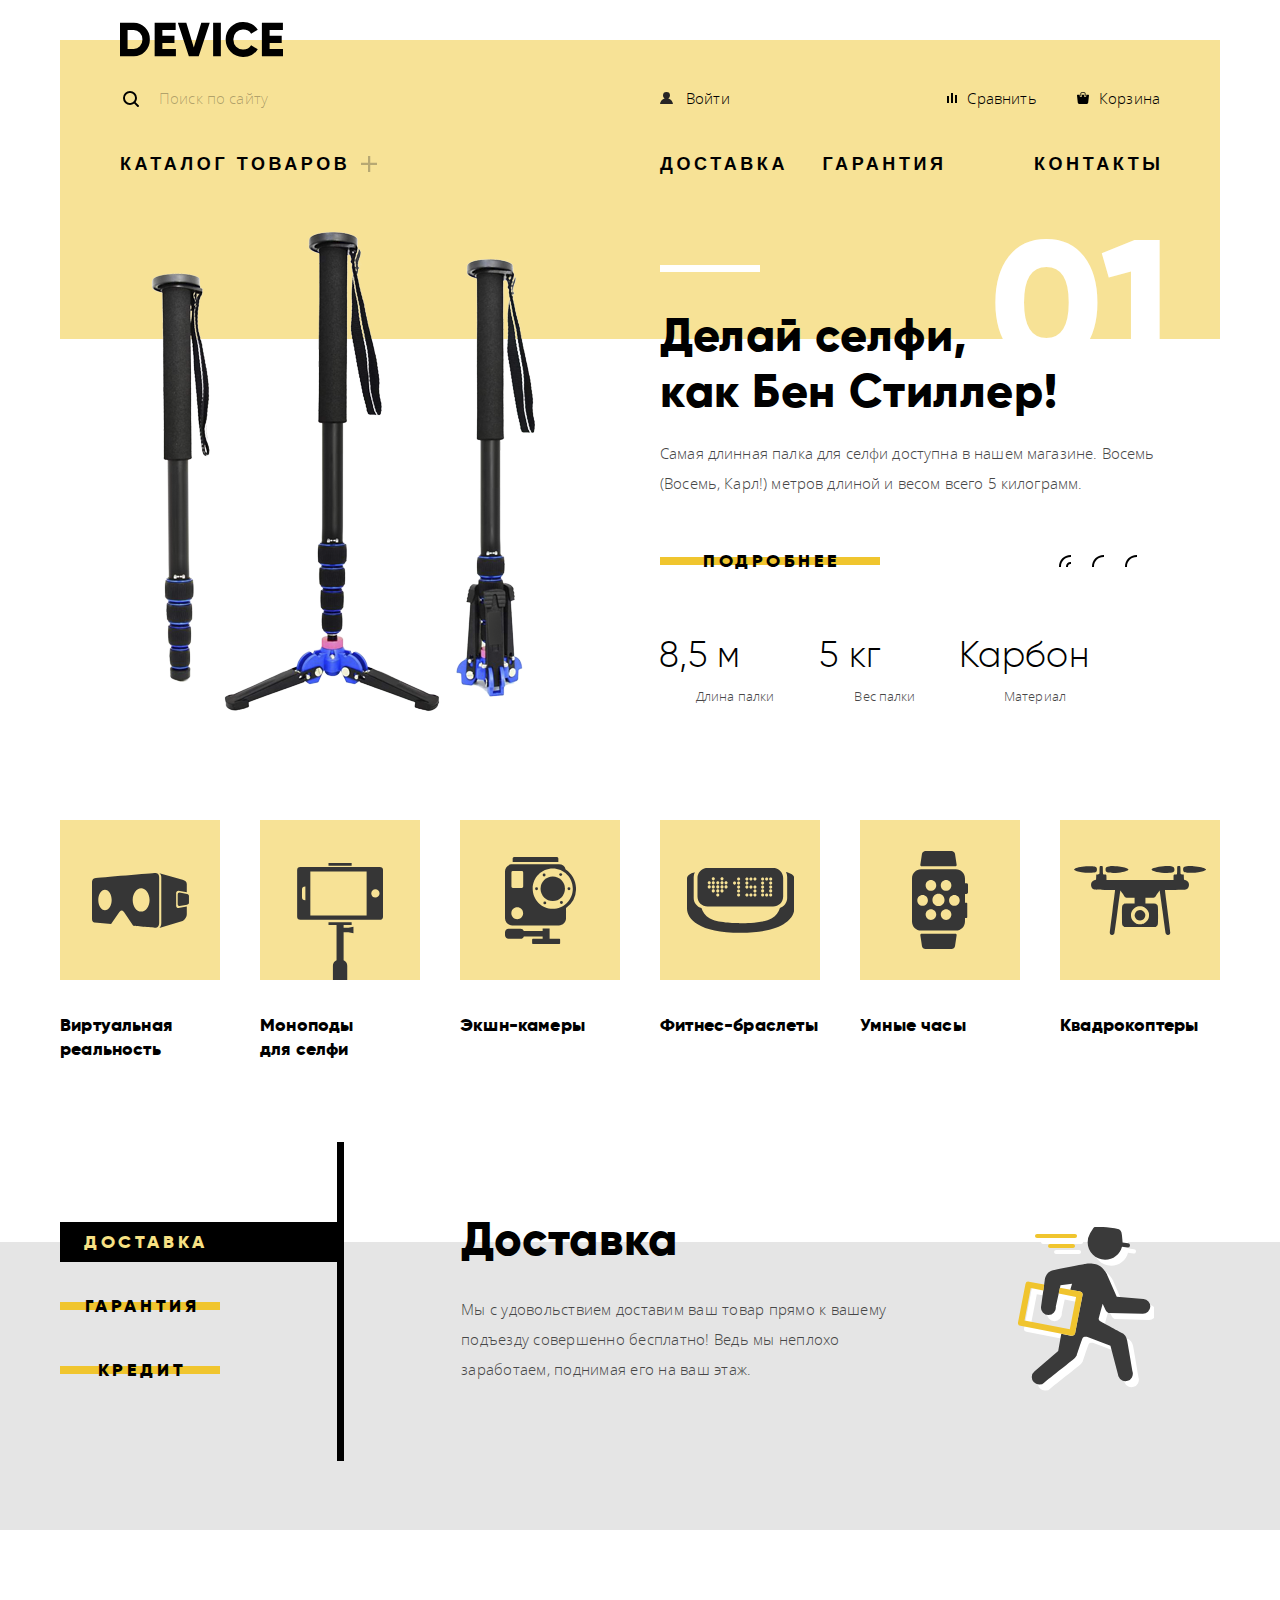
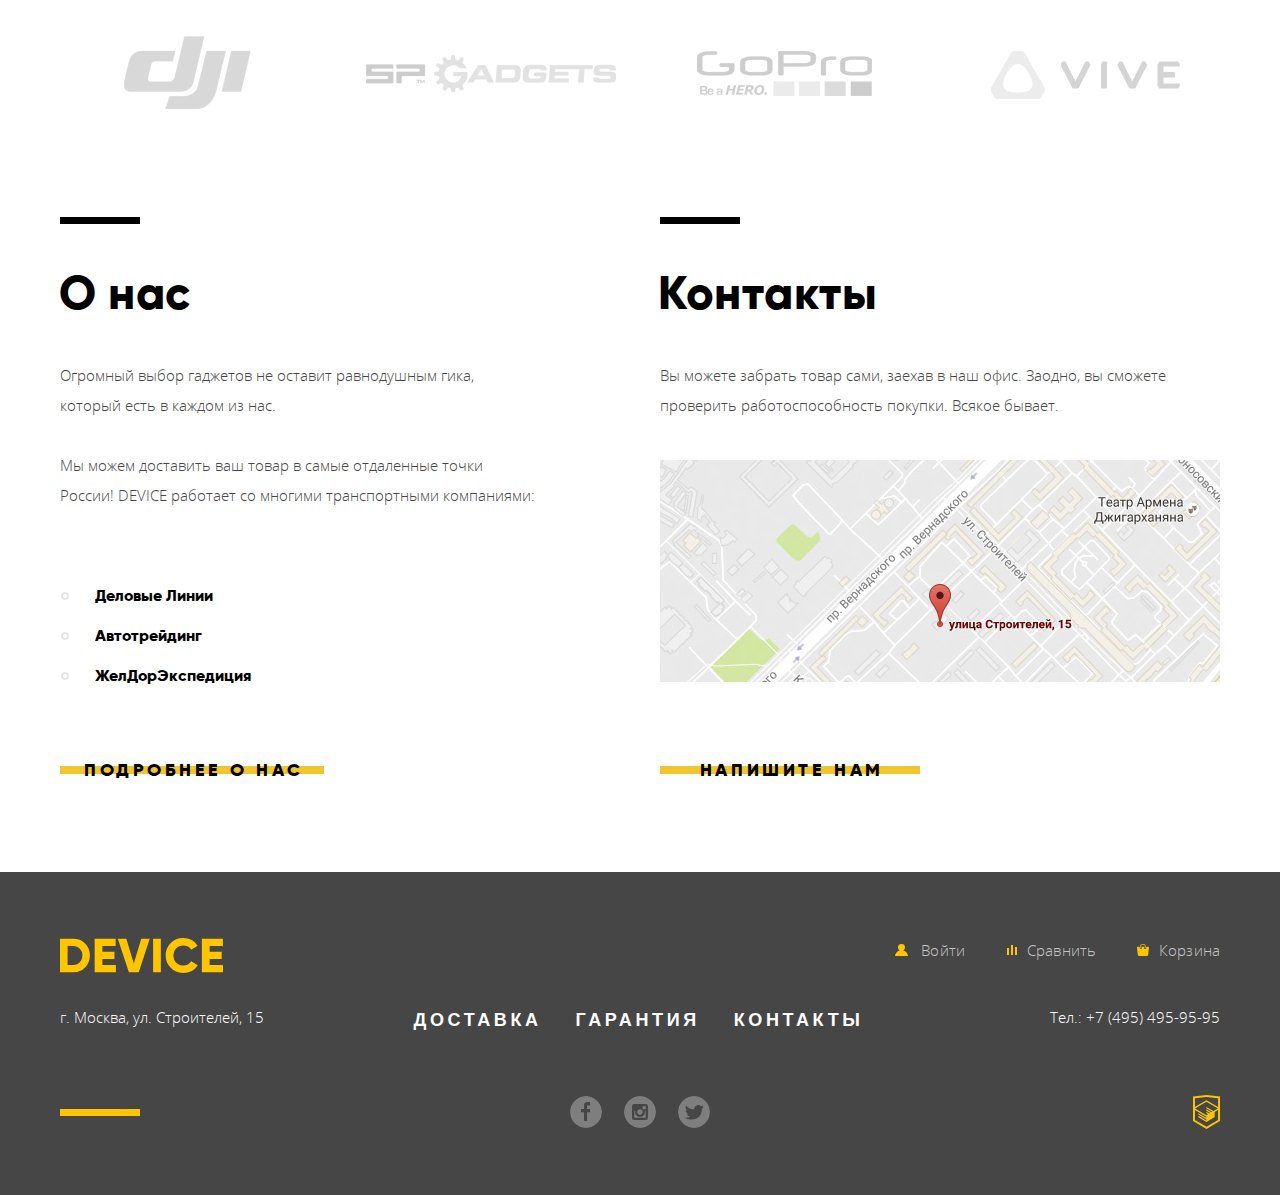
<file: index.html>
<!DOCTYPE html>
<html lang="ru">

<head>
  <meta charset="utf-8">
  <title>HTML Academy: Девайс</title>
  <meta name="Description" content="Учебный проект htmlacademy">
  <meta name="viewport" content="width=device-width, initial-scale=1">
  <link href="css/normalize.css" rel="stylesheet">
  <link href="css/minstyle.css" rel="stylesheet">
</head>

<body>
  <header class="header" id="header">
    <div class="container">
      <a aria-label="Лого Девайс" class="header__link_logo" href="#header">
        <img class="header__svg_logo" src="img/logo-header.svg" alt="Лого Девайс" height="35" width="163">
      </a>
      <div class="header__top">
        <form action="https://echo.htmlacademy.ru" class="form-search" method="get">
          <input class="form-search__field" id="search-field" name="search" placeholder="Поиск по сайту" required
            type="search">
          <label aria-label="Поиск по сайту" class="form-search__label" for="search-field"></label>
          <button class="form-search__btn" type="submit">Найти</button>
        </form>
        <div class="user-nav">
          <div class="user-nav__container user-nav__container_active">
            <a class="user-nav__btn user-nav__btn_enter" href="#">Войти</a>
          </div>
          <div class="user-nav__container">
            <a class="user-nav__user_link" href="#">Валентин Петухов</a>
            <a class="user-nav__btn user-nav__btn_exit" href="#">Выйти</a>
          </div>
        </div>
        <div class="header__widgets">
          <a class="comparison__link" href="#">Сравнить</a>
          <a class="cart__link" href="#">Корзина</a>
        </div>
      </div>
      <nav class="main-menu">
        <ul class="list main-menu__list1">
          <li class="main-menu__item1">
            <a class="main-menu__link1" href="catalog.html">Каталог товаров</a>
            <ul class="list main-menu__list2">
              <li class="main-menu__item2"><span class="visually-hidden">Список 1</span>
                <ul class="list main-menu__list3">
                  <li class="main-menu__item3">
                    <a class="main-menu__link3" href="catalog.html">Виртуальная реальность</a>
                  </li>
                  <li class="main-menu__item3">
                    <a class="main-menu__link3" href="catalog.html">Моноподы для селфи</a>
                  </li>
                  <li class="main-menu__item3">
                    <a class="main-menu__link3" href="catalog.html">Экшн-камеры</a>
                  </li>
                </ul>
              </li>
              <li class="main-menu__item2"><span class="visually-hidden">Список 2</span>
                <ul class="list main-menu__list3">
                  <li class="main-menu__item3">
                    <a class="main-menu__link3" href="catalog.html">Фитнес-браслеты</a>
                  </li>
                  <li class="main-menu__item3">
                    <a class="main-menu__link3" href="catalog.html">Умные часы</a>
                  </li>
                </ul>
              </li>
              <li class="main-menu__item2"><span class="visually-hidden">Список 3</span>
                <ul class="list main-menu__list3">
                  <li class="main-menu__item3">
                    <a class="main-menu__link3" href="catalog.html">Квадрокоптеры</a>
                  </li>
                </ul>
              </li>
            </ul>
          </li>
          <li class="main-menu__item1"><a class="main-menu__link1" href="#">Доставка</a></li>
          <li class="main-menu__item1"><a class="main-menu__link1" href="#">Гарантия</a></li>
          <li class="main-menu__item1"><a class="main-menu__link1" href="#">Контакты</a></li>
        </ul>
      </nav>
    </div>
  </header>
  <main class="main-index">
    <h1 class="visually-hidden">Главная страница</h1>
    <section class="promo-slider">
      <h2 class="visually-hidden">Слайдер товаров</h2>
      <div class="container">
        <input checked class="promo-slider__dot-btn visually-hidden promo-slider__dot-btn_active" id="slide1"
          name="slide-btn" type="radio">
        <input class="promo-slider__dot-btn visually-hidden" id="slide2" name="slide-btn" type="radio">
        <input class="promo-slider__dot-btn visually-hidden" id="slide3" name="slide-btn" type="radio">
        <ul class="list promo-slider__carousel">
          <li class="promo-slider__item visible">
            <div class="promo-slider__wrap_img">
              <img alt="Палка для селфи" class="promo-slider__img" height="486" src="img/slider-1.png" width="384">
            </div>
            <div class="promo-slider__wrap_description">
              <span class="promo-slider__count">01</span>
              <h3 class="promo-slider__title">Делай селфи,<br> как Бен Стиллер!</h3>
              <p class="promo-slider__feature">
                Самая длинная палка для селфи доступна в нашем магазине.
                Восемь (Восемь, Карл!) метров длиной и весом всего 5 килограмм.
              </p>
              <a class="btn promo-slider__link" href="#">Подробнее</a>
              <table class="specification-table">
                <tr class="specification-table__tr">
                  <td class="specification-table__td">8,5 м</td>
                  <td class="specification-table__td">5 кг</td>
                  <td class="specification-table__td">Карбон</td>
                </tr>
                <tr class="specification-table__tr">
                  <th class="specification-table__th">Длина палки</th>
                  <th class="specification-table__th">Вес палки</th>
                  <th class="specification-table__th">Материал</th>
                </tr>
              </table>
            </div>
          </li>
          <li class="promo-slider__item">
            <div class="promo-slider__wrap_img">
              <img alt="Фитнес-браслет" class="promo-slider__img" height="485" src="img/slider-2.png" width="345">
            </div>
            <div class="promo-slider__wrap_description">
              <span class="promo-slider__count">02</span>
              <h3 class="promo-slider__title">Худеем<br> правильно!</h3>
              <p class="promo-slider__feature">
                Мотивирующие фитнес-браслеты помогут найти в себе силы
                не пропускать занятия и соблюдать диету.
              </p>
              <a class="btn promo-slider__link" href="#">Подробнее</a>
              <table class="specification-table">
                <tr class="specification-table__tr">
                  <td class="specification-table__td">48 часов</td>
                </tr>
                <tr class="specification-table__tr">
                  <th class="specification-table__th">Без подзарядки</th>
                </tr>
              </table>
            </div>
          </li>
          <li class="promo-slider__item">
            <div class="promo-slider__wrap_img">
              <img alt="Квадрокоптер" class="promo-slider__img" height="334" src="img/slider-3.png" width="526">
            </div>
            <div class="promo-slider__wrap_description">
              <span class="promo-slider__count">03</span>
              <h3 class="promo-slider__title">Порхает как бабочка, жалит как пчела!</h3>
              <p class="promo-slider__feature">
                Этот обычный, на первый взгляд, квадрокоптер оснащен
                мощным лазером, замаскированным под стандартную камеру.
              </p>
              <a class="btn promo-slider__link" href="#">Подробнее</a>
              <table class="specification-table">
                <tr class="specification-table__tr">
                  <td class="specification-table__td">800 м</td>
                  <td class="specification-table__td">50 м</td>
                </tr>
                <tr class="specification-table__tr">
                  <th class="specification-table__th">Дальность полета</th>
                  <th class="specification-table__th">Радиус поражения</th>
                </tr>
              </table>
            </div>
          </li>
        </ul>
        <div class="promo-slider__control">
          <label aria-label="Слайдер 01" class="promo-slider__label" for="slide1">Слайд 01</label>
          <label aria-label="Слайдер 02" class="promo-slider__label" for="slide2">Слайд 02</label>
          <label aria-label="Слайдер 03" class="promo-slider__label" for="slide3">Слайд 03</label>
        </div>
      </div>
    </section>
    <section class="popular">
      <h2 class="visually-hidden">Популярные разделы</h2>
      <div class="container">
        <ul class="list popular__list">
          <li class="popular__item">
            <a class="popular__link" href="#">
              <div class="popular__frame">
                <div class="popular__img"></div>
              </div>
              <span class="popular__title">Виртуальная реальность</span>
            </a>
          </li>
          <li class="popular__item">
            <a class="popular__link" href="#">
              <div class="popular__frame">
                <div class="popular__img"></div>
              </div>
              <span class="popular__title">Моноподы <span class="nowrap">для селфи</span></span>
            </a>
          </li>
          <li class="popular__item">
            <a class="popular__link" href="#">
              <div class="popular__frame">
                <div class="popular__img"></div>
              </div>
              <span class="popular__title">Экшн-камеры</span>
            </a>
          </li>
          <li class="popular__item">
            <a class="popular__link" href="#">
              <div class="popular__frame">
                <div class="popular__img"></div>
              </div>
              <span class="popular__title">Фитнес-браслеты</span>
            </a>
          </li>
          <li class="popular__item">
            <a class="popular__link" href="#">
              <div class="popular__frame">
                <div class="popular__img"></div>
              </div>
              <span class="popular__title">Умные часы</span>
            </a>
          </li>
          <li class="popular__item">
            <a class="popular__link" href="#">
              <div class="popular__frame">
                <div class="popular__img"></div>
              </div>
              <span class="popular__title">Квадрокоптеры</span>
            </a>
          </li>
        </ul>
      </div>
    </section>
    <section class="service">
      <div class="container">
        <h2 class="visually-hidden">Сервисы</h2>
        <input checked class="service__btn visually-hidden" id="service-btn-1" name="service__btn" type="radio">
        <input class="service__btn visually-hidden" id="service-btn-2" name="service__btn" type="radio">
        <input class="service__btn visually-hidden" id="service-btn-3" name="service__btn" type="radio">
        <div class="service__control">
          <div class="service__wrap">
            <label class="btn service__label" for="service-btn-1">Доставка</label>
            <label class="btn service__label" for="service-btn-2">Гарантия</label>
            <label class="btn service__label" for="service-btn-3">Кредит</label>
          </div>
        </div>
        <ul class="list service__list">
          <li class="service__item">
            <h3 class="service__title">Доставка</h3>
            <p class="service__content">
              Мы с удовольствием доставим ваш товар прямо
              к вашему подъезду совершенно бесплатно!
              Ведь мы неплохо заработаем, поднимая его на ваш этаж.
            </p>
          </li>
          <li class="service__item">
            <h3 class="service__title">Гарантия</h3>
            <p class="service__content">
              Если из-за возгорания купленного у нас товара у вас
              сгорит дом — не переживайте, мы выдадим вам новый.<br>
              Товар, не дом, конечно же.
            </p>
          </li>
          <li class="service__item">
            <h3 class="service__title">Кредит</h3>
            <p class="service__content">
              Залезть в долговую яму стало проще! Кредитные
              консультанты подберут для вас наиболее выгодные
              условия кредита. Выгодные для нашего банка, разумеется.
            </p>
          </li>
        </ul>
      </div>
    </section>
    <section class="brands">
      <div class="container">
        <h2 class="visually-hidden">Популярные производители:</h2>
        <ul class="list brands__list">
          <li class="brands__item">
            <a class="brands__link" href="https://www.dji.com" target="_blank">
              <img alt="DJI" class="brands__img" height="100" src="img/logo-1-hover.png" width="260">
            </a>
          </li>
          <li class="brands__item">
            <a class="brands__link" href="http://www.sp-gadgets.com" target="_blank">
              <img alt="SP-GADGETS" class="brands__img" height="100" src="img/logo-2-hover.png" width="260">
            </a>
          </li>
          <li class="brands__item">
            <a class="brands__link" href="https://gopro.com" target="_blank">
              <img alt="GoPro" class="brands__img" height="100" src="img/logo-3-hover.png" width="260">
            </a>
          </li>
          <li class="brands__item">
            <a class="brands__link" href="https://www.vive.com/ru" target="_blank">
              <img alt="VIVE" class="brands__img" height="100" src="img/logo-4-hover.png" width="260">
            </a>
          </li>
        </ul>
      </div>
    </section>
    <div class="double-section">
      <div class="container">
        <section class="about-us">
          <h2 class="about-us__title">О нас</h2>
          <p class="about-us__p">
            Огромный выбор гаджетов не оставит равнодушным гика, который есть в каждом из нас.
          </p>
          <p class="about-us__p">
            Мы можем доставить ваш товар в самые отдаленные точки России!
            DEVICE работает со многими транспортными компаниями:
          </p>
          <ul class="list about-us__list">
            <li class="about-us__item">Деловые Линии</li>
            <li class="about-us__item">Автотрейдинг</li>
            <li class="about-us__item">ЖелДорЭкспедиция</li>
          </ul>
          <a class="btn about-us__link" href="#">Подробнее о нас</a>
        </section>
        <section class="contacts">
          <h2 class="contacts__title">Контакты</h2>
          <p class="contacts__p">
            Вы можете забрать товар сами, заехав в наш офис.
            Заодно, вы сможете проверить работоспособность покупки. Всякое бывает.
          </p>
          <img alt="Карта. Улица Строителей, дом 15" class="contacts__map" height="222" src="img/map.jpg" width="560">
          <a class="btn contacts__btn" href="#">Напишите нам</a>
        </section>
      </div>
    </div>
  </main>
  <footer class="footer">
    <div class="container">
      <div class="footer__top">
        <a aria-label="Лого Девайс" class="footer__link_logo" href="#header">
          <img class="footer__svg_logo" src="img/logo-footer.svg" alt="Лого Девайс" height="35" width="163">
        </a>
        <div class="user-nav">
          <div class="user-nav__container user-nav__container_active">
            <a class="user-nav__btn user-nav__btn_enter" href="#">Войти</a>
          </div>
          <div class="user-nav__container">
            <a class="user-nav__user_link" href="#">Валентин Петухов</a>
            <a class="user-nav__btn user-nav__btn_exit" href="#">Выйти</a>
          </div>
        </div>
        <div class="footer__widgets">
          <div class="comparison"><a class="comparison__link" href="#">Сравнить</a></div>
          <div class="cart"><a class="cart__link" href="#">Корзина</a></div>
        </div>
      </div>
      <div class="footer__middle">
        <address class="footer__address">г. Москва, ул. Строителей, 15</address>
        <ul class="list footer__menu_list">
          <li class="footer__menu_item">
            <a class="footer__menu_link" href="#">Доставка</a>
          </li>
          <li class="footer__menu_item">
            <a class="footer__menu_link" href="#">Гарантия</a>
          </li>
          <li class="footer__menu_item">
            <a class="footer__menu_link" href="#">Контакты</a>
          </li>
        </ul>
        <a class="footer__phone" href="tel:+74954959595">Тел.: +7 (495) 495-95-95</a>
      </div>
      <div class="footer__bottom">
        <div class="footer__dash"></div>
        <ul class="list social-list">
          <li class="social-list__item">
            <a aria-label="facebook" class="social-list__link" data-social="fb" href="https://www.facebook.com/"
              target="_blank">
              facebook
            </a>
          </li>
          <li class="social-list__item">
            <a aria-label="instagram" class="social-list__link" data-social="instagram"
              href="https://www.instagram.com/" target="_blank">
              instagram
            </a>
          </li>
          <li class="social-list__item">
            <a aria-label="twitter" class="social-list__link" data-social="twitter" href="https://twitter.com/"
              target="_blank">
              twitter
            </a>
          </li>
        </ul>
        <a aria-label="htmlacademy.ru" class="footer-developed-by__link" href="https://htmlacademy.ru/intensive/htmlcss"
          target="_blank">
          htmlacademy.ru
          <img alt="Лого html academy" class="footer-developed-by__img" height="34" src="img/logo-html.svg" width="27">
        </a>
      </div>
    </div>
  </footer>
  <section class="modal write-us">
    <h2 class="visually-hidden">написать нам</h2>
    <button aria-label="закрывает окно написать нам" class="btn-modal-close write-us__modal-close">закрыть окно</button>
    <form action="https://echo.htmlacademy.ru" class="write-us__form" method="post">
      <div class="write-us__top">
        <p class="write-us__p write-us__p_name">
          <label class="write-us__label" for="nameField">Ваше имя:</label>
          <input class="write-us__field" id="nameField" name="name" placeholder="Имя Фамилия" required type="text">
        </p>
        <p class="write-us__p write-us__p_email">
          <label class="write-us__label" for="emailField">Ваш e-mail:</label>
          <input class="write-us__field" id="emailField" name="email" placeholder="email@example.com" required
            type="email">
        </p>
        <p class="write-us__p write-us__p_area">
          <label class="write-us__label" for="textEmailField">Текст письма:</label>
          <textarea class="write-us__field write-us__field_area" cols="30" id="textEmailField" name="text"
            placeholder="В свободной форме" required rows="10"></textarea>
        </p>
      </div>
      <button class="btn write-us_btn" id="sendForm" type="submit">отправить</button>
    </form>
  </section>
  <section class="modal modal-map">
    <h2 class="visually-hidden">Как до нас добраться</h2>
    <iframe allowfullscreen class="modal-map__frame" height="559"
      src="https://www.google.com/maps/embed?pb=!1m18!1m12!1m3!1d2249.1125488779976!2d37.52742931592807!3d55.687030980535816!2m3!1f0!2f0!3f0!3m2!1i1024!2i768!4f13.1!3m3!1m2!1s0x46b54cf65f5c8955%3A0x694710ccd55501e!2z0YPQuy4g0KHRgtGA0L7QuNGC0LXQu9C10LksIDE1LCDQnNC-0YHQutCy0LAsINCg0L7RgdGB0LjRjywgMTE5MzEx!5e0!3m2!1sru!2sua!4v1557234906689!5m2!1sru!2sua"
      width="960"></iframe>
    <button aria-label="закрывает окно-карту как добраться" class="btn-modal-close">закрыть окно</button>
  </section>
  <script src="js/minscript.js"></script>
</body>

</html>
</file>
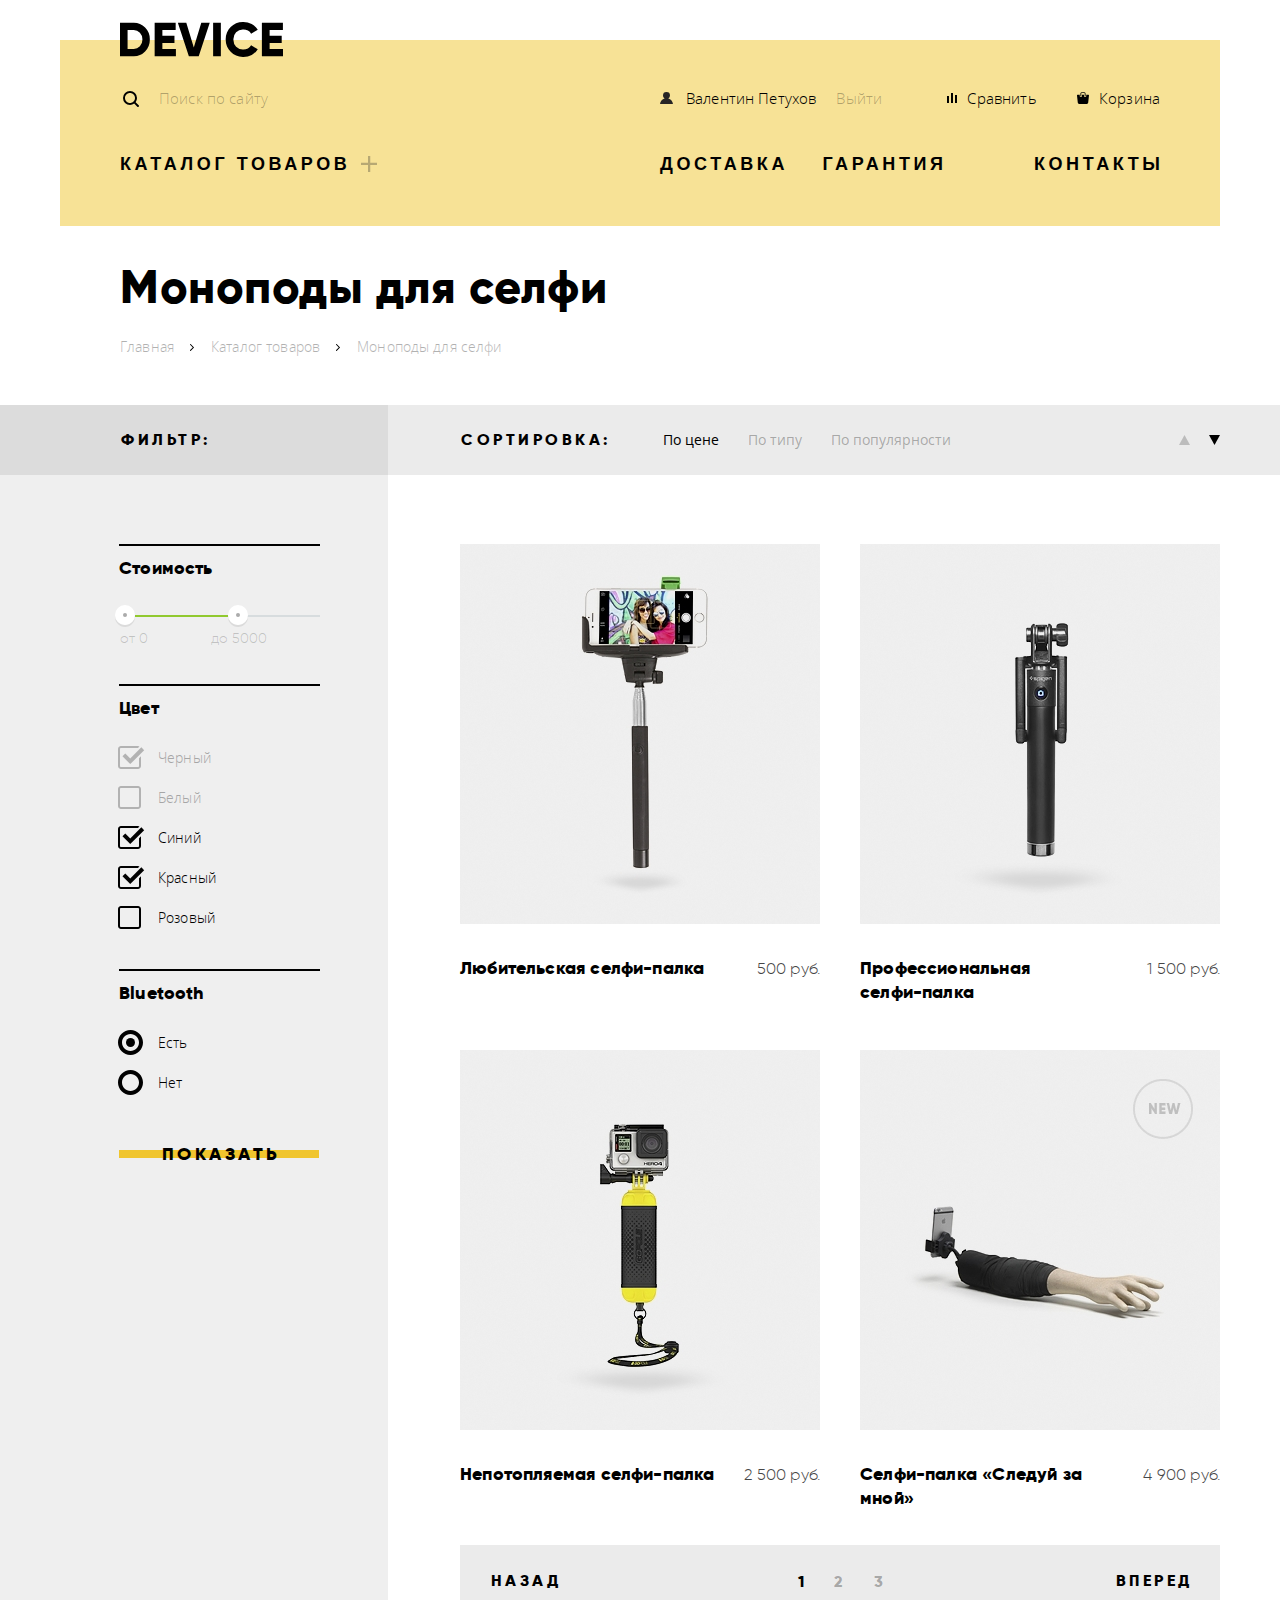
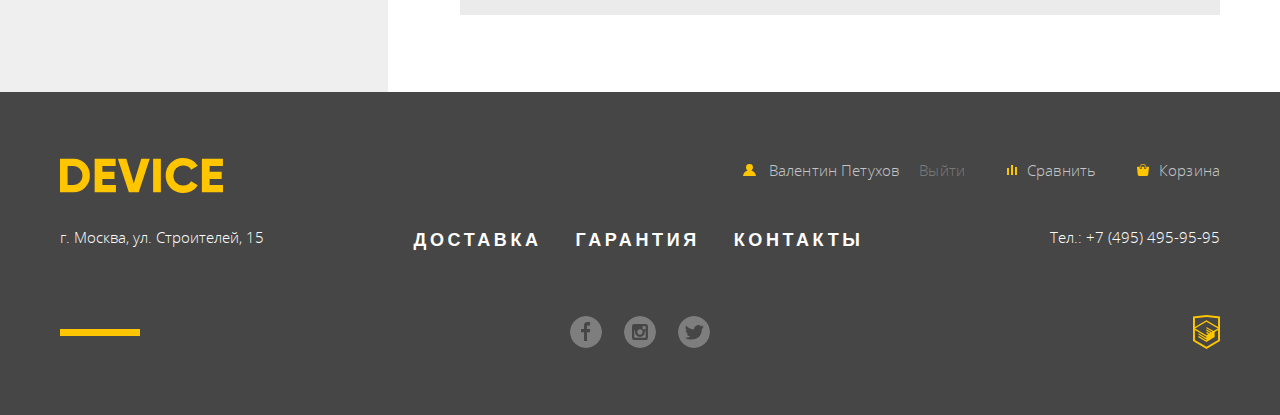
<file: catalog.html>
<!DOCTYPE html>
<html lang="ru">

<head>
  <meta charset="utf-8">
  <title>HTML Academy: Девайс</title>
  <meta name="Description" content="">
  <meta name="viewport" content="width=device-width, initial-scale=1">
  <link href="css/normalize.css" rel="stylesheet">
  <link href="css/minstyle.css" rel="stylesheet">
</head>

<body>
  <header class="header" id="header">
    <div class="container">
      <a aria-label="Лого Девайс" class="header__link_logo" href="index.html">
        <img alt="Лого Девайс" class="header__svg_logo" height="35" src="img/logo-header.svg" width="163">
      </a>
      <div class="header__top">
        <form action="https://echo.htmlacademy.ru" class="form-search" method="get">
          <input class="form-search__field" id="search-field" name="search" placeholder="Поиск по сайту" required
            type="search">
          <label aria-label="Поиск по сайту" class="form-search__label" for="search-field"></label>
          <button class="form-search__btn" type="submit">Найти</button>
        </form>
        <div class="user-nav">
          <div class="user-nav__container">
            <a class="user-nav__btn user-nav__btn_enter" href="#">Войти</a>
          </div>
          <div class="user-nav__container user-nav__container_active">
            <a class="user-nav__user_link" href="#">Валентин Петухов</a>
            <a class="user-nav__btn user-nav__btn_exit" href="#">Выйти</a>
          </div>
        </div>
        <div class="header__widgets">
          <a class="comparison__link" href="#">Сравнить</a>
          <a class="cart__link" href="#">Корзина</a>
        </div>
      </div>
      <nav class="main-menu">
        <ul class="list main-menu__list1">
          <li class="main-menu__item1">
            <a class="main-menu__link1" href="#">Каталог товаров</a>
            <ul class="list main-menu__list2">
              <li class="main-menu__item2"><span class="visually-hidden">Список 1</span>
                <ul class="list main-menu__list3">
                  <li class="main-menu__item3">
                    <a class="main-menu__link3" href="#">Виртуальная реальность</a>
                  </li>
                  <li class="main-menu__item3">
                    <a class="main-menu__link3" href="#">Моноподы для селфи</a>
                  </li>
                  <li class="main-menu__item3">
                    <a class="main-menu__link3" href="#">Экшн-камеры</a>
                  </li>
                </ul>
              </li>
              <li class="main-menu__item2"><span class="visually-hidden">Список 2</span>
                <ul class="list main-menu__list3">
                  <li class="main-menu__item3">
                    <a class="main-menu__link3" href="#">Фитнес-браслеты</a>
                  </li>
                  <li class="main-menu__item3">
                    <a class="main-menu__link3" href="#">Умные часы</a>
                  </li>
                </ul>
              </li>
              <li class="main-menu__item2"><span class="visually-hidden">Список 3</span>
                <ul class="list main-menu__list3">
                  <li class="main-menu__item3">
                    <a class="main-menu__link3" href="#">Квадрокоптеры</a>
                  </li>
                </ul>
              </li>
            </ul>
          </li>
          <li class="main-menu__item1"><a class="main-menu__link1" href="#">Доставка</a></li>
          <li class="main-menu__item1"><a class="main-menu__link1" href="#">Гарантия</a></li>
          <li class="main-menu__item1"><a class="main-menu__link1" href="#">Контакты</a></li>
        </ul>
      </nav>
    </div>
  </header>
  <main class="main-catalog">
    <div class="container">
      <h1 class="page-title">Моноподы для селфи</h1>
      <ul class="list breadcrumbs">
        <li class="breadcrumbs__item">
          <a class="breadcrumbs__link" href="#">Главная</a>
        </li>
        <li class="breadcrumbs__item">
          <a class="breadcrumbs__link" href="#">Каталог товаров</a>
        </li>
        <li class="breadcrumbs__item">
          <a class="breadcrumbs__link" href="#">Моноподы для селфи</a>
        </li>
      </ul>
    </div>
    <div class="double-section">
      <div class="container container_between">
        <section class="filter">
          <h2 class="filter__h2">Фильтр:</h2>
          <form action="https://echo.htmlacademy.ru" class="filter__form" method="get">
            <fieldset class="filter__field-set filter__field-set_range">
              <legend class="filter__legend">Стоимость</legend>
              <div class="filter-range">
                <div class="filter-range__container_slider">
                  <div class="range-slider">
                    <div class="range-slider__td range-slider__td_left">
                      <div class="range-slider__img-wrap range-slider__img-wrap_thumb_left">
                        <img alt="Левая кнопка ползунка" class="range-slider__thumb range-slider__thumb_left"
                          height="23" src="img/filter-button.svg" width="20">
                      </div>
                    </div>
                    <div class="range-slider__td range-slider__td_center"></div>
                    <div class="range-slider__td range-slider__td_right">
                      <div class="range-slider__img-wrap range-slider__img-wrap_thumb_right">
                        <img alt="Правая кнопка ползунка" class="range-slider__thumb range-slider__thumb_right"
                          height="23" src="img/filter-button.svg" width="20">
                      </div>
                    </div>
                  </div>
                </div>
              </div>
            </fieldset>
            <fieldset class="filter__field-set filter__field-set_color">
              <legend class="filter__legend">Цвет</legend>
              <ul class="list filter__list">
                <li class="filter__option">
                  <input checked class="visually-hidden filter-input filter-input-checkbox" disabled id="filter-black"
                    name="black" type="checkbox">
                  <label class="filter__label" for="filter-black">Черный
                    <span class="checkbox-indicator"></span>
                    <span class="content"></span>
                  </label>
                </li>
                <li class="filter__option">
                  <input class="visually-hidden filter-input filter-input-checkbox" disabled id="filter-white"
                    name="white" type="checkbox">
                  <label class="filter__label" for="filter-white">Белый</label>
                </li>
                <li class="filter__option">
                  <input checked class="visually-hidden filter-input filter-input-checkbox" id="filter-blue" name="blue"
                    type="checkbox">
                  <label class="filter__label" for="filter-blue">Синий</label>
                </li>
                <li class="filter__option">
                  <input checked class="visually-hidden filter-input filter-input-checkbox" id="filter-red" name="red"
                    type="checkbox">
                  <label class="filter__label" for="filter-red">Красный</label>
                </li>
                <li class="filter__option">
                  <input class="visually-hidden filter-input filter-input-checkbox" id="filter-pink" name="pink"
                    type="checkbox">
                  <label class="filter__label" for="filter-pink">Розовый</label>
                </li>
              </ul>
            </fieldset>
            <fieldset class="filter__field-set filter__field-set_bluetooth">
              <legend class="filter__legend">Bluetooth</legend>
              <ul class="list filter__list">
                <li class="filter__option">
                  <input checked class="visually-hidden filter-input filter-input-radio" id="filter-bluetooth-true"
                    name="bluetooth" type="radio" value="true">
                  <label class="filter__label" for="filter-bluetooth-true">Есть</label>
                </li>
                <li class="filter__option">
                  <input class="visually-hidden filter-input filter-input-radio" id="filter-bluetooth-false"
                    name="bluetooth" type="radio" value="false">
                  <label class="filter__label" for="filter-bluetooth-false">Нет</label>
                </li>
              </ul>
            </fieldset>
            <button class="btn filter__btn-show" type="submit">показать</button>
          </form>
        </section>
        <div class="catalog-section">
          <h2 class="visually-hidden">Сортированный список товаров </h2>
          <div class="sort">
            <div class="container">
              <h2 class="sort__h2">Сортировка:</h2>
              <div class="sort__group-parameter">
                <button class="sort__btn sort__btn_type sort__btn_type_current">
                  <span class="content">По цене</span>
                </button>
                <button class="sort__btn sort__btn_type">
                  <span class="content">По типу</span>
                </button>
                <button class="sort__btn sort__btn_type">
                  <span class="content">По популярности</span>
                </button>
              </div>
              <div class="sort__group-direction">
                <button class="sort__btn sort__btn_direction sort__btn_direction_up">
                  <svg height="10" viewBox="0 0 11 10" width="11" xmlns="http://www.w3.org/2000/svg">
                    <path class="sort__btn_color" d="M5.5 0L0 10h11z"></path>
                  </svg>
                  от я до а
                </button>
                <button class="sort__btn sort__btn_direction sort__btn_direction_down sort__btn_direction_current">
                  <svg height="10" viewBox="0 0 11 10" width="11" xmlns="http://www.w3.org/2000/svg">
                    <path class="sort__btn_color" d="M5.5 10L0 0h11"></path>
                  </svg>
                  от а до я
                </button>
              </div>
            </div>
          </div>
          <ul class="list catalog-list">
            <li class="catalog-item goods-card">
              <div class="goods-card__container">
                <img alt="Любительская селфи-палка" class="goods-card__img" height="380" src="img/item-1.jpg"
                  width="360">
                <ul class="list goods-card__control">
                  <li class="goods-card__control-item">
                    <a class="btn goods-card__link_buy" href="#">В корзину</a>
                  </li>
                  <li class="goods-card__control-item">
                    <a class="goods-card__link_compare" href="#">Добавить к сравнению</a>
                  </li>
                </ul>
              </div>
              <a class="goods-card__description" href="#">
                <h3 class="goods-card__title">Любительская селфи-палка</h3>
                <p class="goods-card__price">500 руб.</p>
              </a>
            </li>
            <li class="catalog-item goods-card">
              <div class="goods-card__container">
                <img alt="Профессиональная селфи-палка" class="goods-card__img" height="380" src="img/item-2.jpg"
                  width="360">
                <ul class="list goods-card__control">
                  <li class="goods-card__control-item">
                    <a class="btn goods-card__link_buy" href="#">В корзину</a>
                  </li>
                  <li class="goods-card__control-item">
                    <a class="goods-card__link_compare" href="#">Добавить к сравнению</a>
                  </li>
                </ul>
              </div>
              <a class="goods-card__description" href="#">
                <h3 class="goods-card__title">Профессиональная <span class="nowrap">селфи-палка</span></h3>
                <p class="goods-card__price">1 500 руб.</p>
              </a>
            </li>
            <li class="catalog-item goods-card">
              <div class="goods-card__container">
                <img alt="Непотопляемая селфи-палка" class="goods-card__img" height="380" src="img/item-3.jpg"
                  width="360">
                <ul class="list goods-card__control">
                  <li class="goods-card__control-item">
                    <a class="btn goods-card__link_buy" href="#">В корзину</a>
                  </li>
                  <li class="goods-card__control-item">
                    <a class="goods-card__link_compare" href="#">Добавить к сравнению</a>
                  </li>
                </ul>
              </div>
              <a class="goods-card__description" href="#">
                <h3 class="goods-card__title">Непотопляемая селфи-палка</h3>
                <p class="goods-card__price">2 500 руб.</p>
              </a>
            </li>
            <li class="catalog-item goods-card item-new">
              <div class="goods-card__container">
                <img alt="Селфи-палка &#171;Следуй за мной&#187;" class="goods-card__img" height="380"
                  src="img/item-4.jpg" width="360">
                <ul class="list goods-card__control">
                  <li class="goods-card__control-item">
                    <a class="btn goods-card__link_buy" href="#">В корзину</a>
                  </li>
                  <li class="goods-card__control-item">
                    <a class="goods-card__link_compare" href="#">Добавить к сравнению</a>
                  </li>
                </ul>
              </div>
              <a class="goods-card__description" href="#">
                <h3 class="goods-card__title">Селфи-палка &#171;Следуй за мной&#187;</h3>
                <p class="goods-card__price">4 900 руб.</p>
              </a>
            </li>
          </ul>
          <div class="pagination">
            <button class="pagination__btn pagination__btn_arrow pagination__btn_backward">Назад</button>
            <ul class="list pagination__list">
              <li class="pagination__item">
                <button class="pagination__btn pagination__btn_num pagination-link-current">1</button>
              </li>
              <li class="pagination__item">
                <button class="pagination__btn pagination__btn_num">2</button>
              </li>
              <li class="pagination__item">
                <button class="pagination__btn pagination__btn_num">3</button>
              </li>
            </ul>
            <button class="pagination__btn  pagination__btn_arrow pagination__btn_forward">Вперед</button>
          </div>
        </div>
      </div>
    </div>
  </main>
  <footer class="footer">
    <div class="container">
      <div class="footer__top">
        <a aria-label="Лого Девайс" class="footer__link_logo" href="index.html">
          <img alt="Лого Девайс" class="footer__svg_logo" height="35" src="img/logo-footer.svg" width="163">
        </a>
        <div class="user-nav">
          <div class="user-nav__container">
            <a class="user-nav__btn user-nav__btn_enter" href="#">Войти</a>
          </div>
          <div class="user-nav__container user-nav__container_active">
            <a class="user-nav__user_link" href="#">Валентин Петухов</a>
            <a class="user-nav__btn user-nav__btn_exit" href="#">Выйти</a>
          </div>
        </div>
        <div class="footer__widgets">
          <div class="comparison"><a class="comparison__link" href="#">Сравнить</a></div>
          <div class="cart"><a class="cart__link" href="#">Корзина</a></div>
        </div>
      </div>
      <div class="footer__middle">
        <address class="footer__address">г. Москва, ул. Строителей, 15</address>
        <ul class="list footer__menu_list">
          <li class="footer__menu_item">
            <a class="footer__menu_link" href="#">Доставка</a>
          </li>
          <li class="footer__menu_item">
            <a class="footer__menu_link" href="#">Гарантия</a>
          </li>
          <li class="footer__menu_item">
            <a class="footer__menu_link" href="#">Контакты</a>
          </li>
        </ul>
        <a class="footer__phone" href="tel:+74954959595">Тел.: +7 (495) 495-95-95</a>
      </div>
      <div class="footer__bottom">
        <div class="footer__dash"></div>
        <ul class="list social-list">
          <li class="social-list__item">
            <a aria-label="facebook" class="social-list__link" data-social="fb" href="https://www.facebook.com/"
              target="_blank">
              facebook
            </a>
          </li>
          <li class="social-list__item">
            <a aria-label="instagram" class="social-list__link" data-social="instagram"
              href="https://www.instagram.com/" target="_blank">
              instagram
            </a>
          </li>
          <li class="social-list__item">
            <a aria-label="twitter" class="social-list__link" data-social="twitter" href="https://twitter.com/"
              target="_blank">
              twitter
            </a>
          </li>
        </ul>
        <a aria-label="htmlacademy.ru" class="footer-developed-by__link" href="https://htmlacademy.ru/intensive/htmlcss"
          target="_blank">
          htmlacademy.ru
          <img alt="Лого html academy" class="footer-developed-by__img" height="34" src="img/logo-html.svg" width="27">
        </a>
      </div>
    </div>
  </footer>
  <script src="js/minscript.js"></script>
</body>

</html>
</file>
<file: css/minstyle.css>
@font-face{font-family:"Open Sans";src:url("../fonts/opensanslight.woff2") format("woff2");src:url("../fonts/opensanslight.woff") format("woff");font-weight:300;font-style:normal}
@font-face{font-family:"Open Sans";src:url("../fonts/opensans.woff2") format("woff2");src:url("../fonts/opensans.woff") format("woff");font-weight:400;font-style:normal}
@font-face{font-family:"Gilroy";src:url("../fonts/gilroylight.woff2") format("woff2");src:url("../fonts/gilroylight.woff") format("woff");font-weight:300;font-style:normal}
@font-face{font-family:"Gilroy";src:url("../fonts/gilroyextrabold.woff2") format("woff2");src:url("../fonts/gilroyextrabold.woff") format("woff");font-weight:800;font-style:normal}
@-webkit-keyframes bounce{0%{-webkit-transform:translate(-50%,calc(-50% - 2000px));transform:translate(-50%,calc(-50% - 2000px))}
70%{-webkit-transform:translate(-50%,calc(-50%+30px));transform:translate(-50%,calc(-50%+30px))}
90%{-webkit-transform:translate(-50%,calc(-50% - 10px));transform:translate(-50%,calc(-50% - 10px))}
100%{-webkit-transform:translate(-50%,calc(-50%+0));transform:translate(-50%,calc(-50%+0))}
}@keyframes bounce{0%{-webkit-transform:translate(-50%,calc(-50% - 2000px));transform:translate(-50%,calc(-50% - 2000px))}
70%{-webkit-transform:translate(-50%,calc(-50%+30px));transform:translate(-50%,calc(-50%+30px))}
90%{-webkit-transform:translate(-50%,calc(-50% - 10px));transform:translate(-50%,calc(-50% - 10px))}
100%{-webkit-transform:translate(-50%,calc(-50%+0));transform:translate(-50%,calc(-50%+0))}
}@-webkit-keyframes shake{0%,100%{-webkit-transform:translate(calc(-50%+0),-50%);transform:translate(calc(-50%+0),-50%)}
10%,30%,50%,70%,90%{-webkit-transform:translate(calc(-50% - 10px),-50%);transform:translate(calc(-50% - 10px),-50%)}
20%,40%,60%,80%{-webkit-transform:translate(calc(-50%+10px),-50%);transform:translate(calc(-50%+10px),-50%)}
}@keyframes shake{0%,100%{-webkit-transform:translate(calc(-50%+0),-50%);transform:translate(calc(-50%+0),-50%)}
10%,30%,50%,70%,90%{-webkit-transform:translate(calc(-50% - 10px),-50%);transform:translate(calc(-50% - 10px),-50%)}
20%,40%,60%,80%{-webkit-transform:translate(calc(-50%+10px),-50%);transform:translate(calc(-50%+10px),-50%)}
}*,*::before,*::after{-webkit-box-sizing:inherit;box-sizing:inherit}
html{-webkit-box-sizing:border-box;box-sizing:border-box}
body{margin:0;padding:0;font-family:"Open Sans",Arial,sans-serif;font-size:15px;font-weight:300;line-height:24px;color:rgba(0,0,0,1);background-color:rgba(255,255,255,1)}
a{text-decoration:none}
img{max-width:100%;height:auto}
.visually-hidden:not(:focus):not(:active),input[type="checkbox"].visually-hidden,input[type="radio"].visually-hidden{position:absolute;width:1px;height:1px;margin:-1px;border:0;padding:0;white-space:nowrap;clip-path:inset(100%);clip:rect(0 0 0 0);overflow:hidden}
.list{margin-top:0;margin-bottom:0;padding-left:0;list-style:none}
.nowrap{white-space:nowrap}
.btn{position:relative;display:inline-block;min-height:40px;min-width:160px;padding:8px 20px 8px 24px;vertical-align:top;text-align:center;font-family:"Gilroy",Arial,sans-serif;font-size:18px;font-weight:800;line-height:24px;text-transform:uppercase;letter-spacing:2.15px;color:rgba(0,0,0,1);background-color:rgba(0,0,0,0)}
.btn::before{content:"";position:absolute;z-index:-1;top:50%;left:0;width:100%;height:8px;background-color:rgba(240,197,46,1);-webkit-transform:translateY(-50%);-ms-transform:translateY(-50%);transform:translateY(-50%);-webkit-transition:all,0.3s;-o-transition:all,0.3s;transition:all,0.3s}
.btn:hover::before{height:100%}
.btn:active{color:rgba(0,0,0,0.3)}
.modal{position:fixed;top:50%;left:50%;z-index:100;display:none;-webkit-transform:translate(-50%,-50%);-ms-transform:translate(-50%,-50%);transform:translate(-50%,-50%)}
.modal__show{display:block;-webkit-animation:bounce .6s;animation:bounce .6s}
.modal-error{-webkit-animation:shake .6s;animation:shake .6s}
.btn-modal-close{position:absolute;right:22px;top:22px;width:55px;height:55px;font-size:0;background:url("../img/modal-close.svg") no-repeat 0 0;border:0;opacity:.5}
.btn-modal-close:hover{opacity:1}
.btn-modal-close:active{opacity:.3}
.container{width:1160px;margin:0 auto}
.double-section .container{display:-webkit-box;display:-ms-flexbox;display:flex}
.header .container{position:relative;height:186px;margin-top:40px;padding:33px 60px 0;background-color:rgba(240,197,46,0.5)}
.header__link_logo{position:absolute;top:-18px;left:60px;display:block;height:35px;width:163px}
.header__link_logo:hover .header__svg_logo{opacity:.6}
.header__link_logo:active .header__svg_logo{opacity:.3}
.header__top{display:-webkit-box;display:-ms-flexbox;display:flex;min-height:49px;margin-bottom:30px}
.form-search{position:relative;display:-webkit-box;display:-ms-flexbox;display:flex;min-height:49px;margin-right:90px}
.form-search__field{width:356px;padding-left:39px;font-size:15px;font-weight:300;line-height:30px;letter-spacing:.15px;border:0;background-color:transparent}
.form-search__field:focus,.form-search__field:valid{border-bottom:2px solid rgba(0,0,0,1);padding-top:3px}
.form-search__field:invalid{-webkit-box-shadow:none;box-shadow:none}
.form-search__field::placeholder{color:rgba(0,0,0,0.3)}
.form-search__field::-webkit-input-placeholder{color:rgba(0,0,0,0.3)}
.form-search__field::-moz-placeholder{color:rgba(0,0,0,0.3);opacity:1}
.form-search__field:-ms-input-placeholder{color:rgba(0,0,0,0.3)}
.form-search__field::-ms-input-placeholder{color:rgba(0,0,0,0.3)}
.form-search__field:-moz-placeholder{color:rgba(0,0,0,0.3);opacity:1}
.form-search__field:hover::-webkit-input-placeholder{color:rgba(0,0,0,0.6)}
.form-search__field:hover::-moz-placeholder{color:rgba(0,0,0,0.6)}
.form-search__field:hover:-ms-input-placeholder{color:rgba(0,0,0,0.6)}
.form-search__field:hover::-ms-input-placeholder{color:rgba(0,0,0,0.6)}
.form-search__field:hover:-moz-placeholder{color:rgba(0,0,0,0.6)}
.form-search__btn{width:85px;font-size:15px;font-weight:300;line-height:30px;letter-spacing:.15px;color:rgba(0,0,0,0);background-color:rgba(0,0,0,0);border:2px solid rgba(0,0,0,0)}
.form-search__field:focus ~ .form-search__btn,.form-search__field:valid ~ .form-search__btn{color:rgba(0,0,0,1);background-color:transparent;border:2px solid rgba(0,0,0,1)}
.form-search__field:focus ~ .form-search__btn:hover,.form-search__field:valid ~ .form-search__btn:hover{color:rgba(255,255,255,1);background-color:rgba(0,0,0,1);border:2px solid rgba(0,0,0,1)}
.form-search__field:valid ~ .form-search__btn:active{color:rgba(255,255,255,0.3);background-color:rgba(0,0,0,1);border:2px solid rgba(0,0,0,1)}
.form-search__label::before{content:"";position:absolute;left:3px;top:18px;width:16px;height:16px;background:url("../img/icon-search.svg") no-repeat 0 0}
.user-nav{position:relative;padding-left:35px}
.header .user-nav{width:287px;padding-top:10px}
.user-nav__container{display:none;height:100%}
.user-nav__container_active{display:block}
.header .user-nav__btn_enter::before,.header .user-nav__user_link::before{content:"";position:absolute;top:19px;left:9px;width:13px;height:12px;background:url("../img/icon-user.svg") no-repeat 0 0}
.user-nav__btn_enter:hover::before,.user-nav__user_link:hover::before{opacity:.6}
.user-nav__btn_enter:active::before,.user-nav__user_link:active::before{opacity:.3}
.user-nav__btn_exit{margin-left:16px}
.header__widgets{display:-webkit-box;display:-ms-flexbox;display:flex;-webkit-box-pack:justify;-ms-flex-pack:justify;justify-content:space-between;width:223px;padding-top:10px}
.comparison__link,.cart__link{position:relative;display:block;margin-left:10px}
.comparison__link{padding-left:20px}
.cart__link{padding-left:22px}
.header .comparison__link::before{content:"";position:absolute;left:0;width:10px;height:10px;margin-top:10px;background:url("../img/icon-compare.svg") no-repeat 0 0}
.header .cart__link::before{content:"";position:absolute;left:0;width:12px;height:12px;margin-top:9px;background:url("../img/icon-cart.svg") no-repeat 0 0}
.comparison__link:hover::before,.cart__link:hover::before{opacity:.6}
.comparison__link:active::before,.cart__link:active::before{opacity:.3}
.header .user-nav__btn,.header .user-nav__btn_exit:hover:active,.header .user-nav__user_link,.header .comparison__link,.header .cart__link{font-size:15px;font-weight:300;line-height:30px;letter-spacing:.15px;color:rgba(0,0,0,1);background-color:rgba(0,0,0,0)}
.header .user-nav__btn:hover,.header .user-nav__user_link:hover,.header .comparison__link:hover,.header .cart__link:hover{color:rgba(0,0,0,0.6)}
.header .user-nav__btn_enter:active,.header .user-nav__btn_exit,.header .user-nav__user_link:active,.header .comparison__link:active,.header .cart__link:active{color:rgba(0,0,0,0.3)}
.main-menu__list1{display:-webkit-box;display:-ms-flexbox;display:flex}
.main-menu__item1:nth-child(1){width:500px;margin-right:40px}
.main-menu__item1:nth-child(2){margin-right:38px}
.main-menu__item1:nth-child(4){margin-left:auto}
.main-menu__link1{display:inline-block;margin-right:-3.6px;font-family:"Gilroy ExtraBold",Arial,sans-serif;font-size:18px;font-weight:800;line-height:24px;text-transform:uppercase;letter-spacing:3.6px;vertical-align:top;color:rgba(0,0,0,1)}
.main-menu__item1:nth-child(1) .main-menu__link1{padding-right:35px}
.main-menu__item1:nth-child(1) .main-menu__link1::after{content:"";position:absolute;width:16px;height:16px;margin-left:11px;margin-top:4px;background:url("../img/icon-plus.png") no-repeat 0 0;opacity:.3}
.main-menu__list2{position:absolute;z-index:10;display:none;width:1160px;margin-left:-60px;padding:21px 60px 21px;background-color:rgba(247,226,150,1)}
.main-menu__link1:hover+.main-menu__list2,.main-menu__list2:hover{display:-webkit-box;display:-ms-flexbox;display:flex;min-height:163px}
.main-menu__item2{margin-right:59px}
.main-menu__item2:nth-child(2){margin-right:75px}
.main-menu__link3{font-family:"Open Sans",Arial,sans-serif;font-size:15px;font-weight:300;line-height:36px;letter-spacing:.15px;color:rgba(0,0,0,1)}
.main-menu__link1:hover,.main-menu__link3:hover{color:rgba(0,0,0,0.6)}
.main-menu__link1:active,.main-menu__link3:active{color:rgba(0,0,0,0.3)}
.footer{padding-top:63px;padding-bottom:66px;background-color:rgba(70,70,70,1)}
.footer__top{display:-webkit-box;display:-ms-flexbox;display:flex;-webkit-box-pack:justify;-ms-flex-pack:justify;justify-content:space-between;margin-bottom:29px}
.footer__link_logo{margin-top:3px}
.footer__link_logo .footer__svg_logo{display:block}
.footer__link_logo:hover .footer__svg_logo{opacity:.6}
.footer__link_logo:active .footer__svg_logo{opacity:.3}
.footer .user-nav{margin-left:auto;margin-right:32px}
.footer .user-nav__btn,.footer .user-nav__btn_exit:hover:active,.footer .user-nav__user_link,.footer .comparison__link,.footer .cart__link{font-size:15px;font-weight:300;line-height:30px;letter-spacing:.15px;color:rgba(255,255,255,0.7);background-color:rgba(0,0,0,0)}
.footer .user-nav__btn:hover,.footer .user-nav__user_link:hover,.footer .comparison__link:hover,.footer .cart__link:hover{color:rgba(255,255,255,1)}
.footer .user-nav__btn_enter:active,.footer .user-nav__btn_exit,.footer .user-nav__user_link:active,.footer .comparison__link:active,.footer .cart__link:active{color:rgba(255,255,255,0.3)}
.footer .user-nav__btn_enter::before,.footer .user-nav__user_link::before{content:"";position:absolute;top:9px;left:9px;width:13px;height:12px;background:url("../img/icon-user-footer.svg") no-repeat 0 0}
.comparison__link::before{content:"";position:absolute;left:0;width:10px;height:10px;margin-top:10px;background:url("../img/icon-compare-footer.svg") no-repeat 0 0}
.footer__widgets{display:-webkit-box;display:-ms-flexbox;display:flex;-webkit-box-pack:justify;-ms-flex-pack:justify;justify-content:space-between;width:223px}
.cart__link::before{content:"";position:absolute;left:0;width:12px;height:12px;margin-top:9px;background:url("../img/icon-cart-footer.svg") no-repeat 0 0}
.footer__middle{display:-webkit-box;display:-ms-flexbox;display:flex;-webkit-box-pack:justify;-ms-flex-pack:justify;justify-content:space-between;-webkit-box-align:end;-ms-flex-align:end;align-items:flex-end;margin-bottom:63px}
.footer__address,.footer__phone{font-size:15px;font-weight:300;line-height:30px;font-style:normal;color:rgba(255,255,255,1)}
.footer__menu_list{display:-webkit-box;display:-ms-flexbox;display:flex;margin-left:-3px}
.footer__menu_item{margin-right:34px}
.footer__menu_link{font-family:"Gilroy ExtraBold",Arial,sans-serif;font-size:18px;font-weight:800;line-height:24px;text-transform:uppercase;letter-spacing:3.6px;color:rgba(255,255,255,1)}
.footer__menu_link:hover{color:rgba(255,255,255,0.6)}
.footer__menu_link:active{color:rgba(255,255,255,0.3)}
.footer__bottom{display:-webkit-box;display:-ms-flexbox;display:flex;-webkit-box-pack:justify;-ms-flex-pack:justify;justify-content:space-between;-webkit-box-align:center;-ms-flex-align:center;align-items:center}
.footer__dash{width:80px;height:7px;background-color:#ffc600}
.social-list{display:-webkit-box;display:-ms-flexbox;display:flex;margin-right:31px}
.social-list__item{margin-right:22px}
.social-list__link{display:block;width:32px;height:32px;font-size:0;background:50% 50% no-repeat;border-radius:50%;opacity:.3}
.social-list__link:hover{opacity:.6}
.social-list__link:active{opacity:.1}
.social-list__link[data-social="fb"]{background-image:url("../img/icon-soc-fb.svg")}
.social-list__link[data-social="instagram"]{background-image:url("../img/icon-soc-instagram.svg")}
.social-list__link[data-social="twitter"]{background-image:url("../img/icon-soc-twitter.svg")}
.footer-developed-by__link{display:block;width:27px;height:34px;font-size:0}
.footer-developed-by__link:hover{opacity:.6}
.footer-developed-by__link:active{opacity:.3}
.promo-slider{margin-bottom:100px}
.promo-slider .container{position:relative}
.promo-slider .container::before{content:"";position:absolute;z-index:-1;width:1160px;height:113px;background-color:rgba(247,226,150,1)}
.promo-slider__carousel{width:100%}
.promo-slider__wrap_img,.promo-slider__wrap_description{width:50%}
.promo-slider__wrap_img{text-align:center}
.promo-slider__img{margin-left:-15px;margin-top:2px}
.promo-slider__wrap_description{position:relative;min-height:494px;padding-left:20px;padding-right:48px;padding-top:34px}
.promo-slider__wrap_description::before{content:"";position:absolute;top:39px;width:100px;height:7px;background-color:rgba(255,255,255,1)}
.promo-slider__count{position:absolute;z-index:-1;right:48px;top:-12px;font-family:"Gilroy",Arial,sans-serif;font-size:179px;font-weight:800;line-height:179.2px;letter-spacing:.36px;color:rgba(255,255,255,1)}
.promo-slider__title{margin-bottom:19px;font-family:"Gilroy",Arial,sans-serif;font-size:47px;font-weight:800;line-height:56px;letter-spacing:.57px}
.promo-slider__feature{width:495px;margin-bottom:43px;line-height:30px;letter-spacing:.15px;color:rgba(70,70,70,1)}
.promo-slider__link{min-width:220px;margin-bottom:49px;letter-spacing:3.5px}
.promo-slider__link:active{color:rgba(0,0,0,0.3)}
.specification-table{border-collapse:collapse}
.specification-table__td{padding-right:10px;font-family:"Gilroy",Arial,sans-serif;font-size:36px;font-weight:300;line-height:48px;letter-spacing:.36px;text-indent:-2.2px;white-space:nowrap}
.specification-table__th{padding-right:10px;padding-top:6px;font-size:13px;font-weight:300;line-height:20px;letter-spacing:.13px;text-indent:-1px;white-space:nowrap;color:rgba(70,70,70,1)}
.specification-table__th:nth-child(2n+1){min-width:160px}
.specification-table__th:nth-child(2n){min-width:140px}
.promo-slider__item{display:none}
.promo-slider__dot-btn{right:122px;bottom:159px}
.promo-slider__dot-btn:nth-of-type(1):checked ~ .promo-slider__carousel .promo-slider__item:nth-child(1),.promo-slider__dot-btn:nth-of-type(2):checked ~ .promo-slider__carousel .promo-slider__item:nth-child(2),.promo-slider__dot-btn:nth-of-type(3):checked ~ .promo-slider__carousel .promo-slider__item:nth-child(3){display:-webkit-box;display:-ms-flexbox;display:flex}
.promo-slider__control{position:absolute;right:62px;bottom:153px;display:-webkit-box;display:-ms-flexbox;display:flex}
.promo-slider__label{width:12px;height:12px;margin-right:21px;font-size:0}
.promo-slider__label::before{content:"";position:absolute;width:12px;height:12px;background:url("../img/slider-button-empty.svg") no-repeat 0 0}
.promo-slider__dot-btn:nth-of-type(1):checked ~ .promo-slider__control .promo-slider__label[for="slide1"]::before{background:url("../img/slider-button.svg") no-repeat 0 0}
.promo-slider__dot-btn:nth-of-type(2):checked ~ .promo-slider__control .promo-slider__label[for="slide2"]::before{background:url("../img/slider-button.svg") no-repeat 0 0}
.promo-slider__dot-btn:nth-of-type(3):checked ~ .promo-slider__control .promo-slider__label[for="slide3"]::before{background:url("../img/slider-button.svg") no-repeat 0 0}
.popular{margin-bottom:81px}
.popular__list{display:-webkit-box;display:-ms-flexbox;display:flex;-ms-flex-wrap:wrap;flex-wrap:wrap;margin-left:-40px}
.popular__item{width:160px;margin-left:40px}
.popular__link{display:block}
.popular__frame{margin-bottom:33px;background-color:rgba(240,197,46,0.5)}
.popular__link:hover .popular__frame,.popular__link:active .popular__frame{background-color:rgba(240,197,46,1)}
.popular__img{width:160px;height:160px;background-repeat:no-repeat}
.popular__link:active .popular__img{background-color:rgba(240,197,46,1);opacity:.3}
.popular__item:nth-child(1) .popular__img{background-image:url("../img/popular-1.svg");background-position:50% 50%}
.popular__item:nth-child(2) .popular__img{background-image:url("../img/popular-2.svg");background-position:50% 100%}
.popular__item:nth-child(3) .popular__img{background-image:url("../img/popular-3.svg");background-position:50% 50%}
.popular__item:nth-child(4) .popular__img{background-image:url("../img/popular-4.svg");background-position:50% 50%}
.popular__item:nth-child(5) .popular__img{background-image:url("../img/popular-5.svg");background-position:50% 50%}
.popular__item:nth-child(6) .popular__img{background-image:url("../img/popular-6.svg");background-position:50% 50%}
.popular__title{font-family:"Gilroy",Arial,sans-serif;font-size:18px;font-weight:800;line-height:24px;letter-spacing:.18px;color:rgba(0,0,0,1)}
.popular__item:active .popular__title{color:rgba(0,0,0,0.3)}
.service{position:relative;min-height:388px;margin-bottom:94px}
.service .container{position:relative;display:-webkit-box;display:-ms-flexbox;display:flex}
.service__wrap{position:relative}
.service__wrap::before{content:"";position:absolute;right:0;top:-80px;bottom:-71px;width:7px;background-color:rgba(0,0,0,1)}
.service::before{content:"";position:absolute;z-index:-2;top:100px;bottom:0;width:100%;background-color:rgba(229,229,229,1)}
.service__control{position:relative;width:284px;margin-bottom:69px;padding-top:80px;padding-bottom:47px}
.service__label{position:relative;display:block;min-width:160px;max-width:160px;margin-bottom:24px;letter-spacing:3.6px}
.service__btn:nth-of-type(1):checked ~ .service__control .service__label:nth-child(1),.service__btn:nth-of-type(2):checked ~ .service__control .service__label:nth-child(2),.service__btn:nth-of-type(3):checked ~ .service__control .service__label:nth-child(3),.service__label:active{color:rgba(247,225,132,1);background-color:rgba(0,0,0,1)}
.service__btn:nth-of-type(1):checked ~ .service__control .service__label:nth-child(1)::after,.service__btn:nth-of-type(2):checked ~ .service__control .service__label:nth-child(2)::after,.service__btn:nth-of-type(3):checked ~ .service__control .service__label:nth-child(3)::after{content:"";position:absolute;right:0;top:0;width:118px;height:100%;background-color:rgba(0,0,0,1);-webkit-transform:translateX(100%);-ms-transform:translateX(100%);transform:translateX(100%)}
.service__list{position:relative;z-index:-1;width:759px;margin-left:auto;padding:26px 0 50px 0}
.service__item{display:none;padding-right:322px}
.service__item:nth-child(2){padding-right:319px}
.service__item::before{content:"";position:absolute}
.service__item:nth-child(1)::before{right:66px;top:12px;width:136px;height:164px;background:url("../img/delivery.svg") no-repeat 0 0}
.service__item:nth-child(2)::before{right:46px;top:-12px;width:171px;height:195px;background:url("../img/warranty.svg") no-repeat 0 0}
.service__item:nth-child(3)::before{right:70px;top:-12px;width:156px;height:188px;background:url("../img/credit.svg") no-repeat 0 0}
.service__btn:nth-of-type(1):checked ~ .service__list .service__item:nth-child(1),.service__btn:nth-of-type(2):checked ~ .service__list .service__item:nth-child(2),.service__btn:nth-of-type(3):checked ~ .service__list .service__item:nth-child(3){position:relative;display:block}
.service__title{margin-bottom:31px;font-family:"Gilroy",Arial,sans-serif;font-size:47px;font-weight:800;line-height:48px;letter-spacing:.61px;color:rgba(0,0,0,1)}
.service__content{font-size:15px;font-weight:300;line-height:30px;letter-spacing:.25px;color:rgba(70,70,70,1)}
.brands{margin-bottom:93px}
.brands__list{display:-webkit-box;display:-ms-flexbox;display:flex;-ms-flex-wrap:wrap;flex-wrap:wrap;margin-left:-40px}
.brands__link{position:relative;display:block;width:260px;height:100px;margin-left:40px}
.brands__item .brands__link::before{content:"";position:absolute;left:0;top:0;width:100%;height:100%}
.brands__item:nth-child(1) .brands__link::before{background:url("../img/logo-1.png") no-repeat 0 0}
.brands__item:nth-child(2) .brands__link::before{background:url("../img/logo-2.png") no-repeat 0 0}
.brands__item:nth-child(3) .brands__link::before{background:url("../img/logo-3.png") no-repeat 0 0}
.brands__item:nth-child(4) .brands__link::before{background:url("../img/logo-4.png") no-repeat 0 0}
.brands__img{opacity:0;-webkit-transition:all,0.3s;-o-transition:all,0.3s;transition:all,0.3s}
.brands__link:hover::before{opacity:0;-webkit-transition:all,0.3s;-o-transition:all,0.3s;transition:all,0.3s}
.brands__link:hover .brands__img{opacity:1;-webkit-transition:all,0.3s;-o-transition:all,0.3s;transition:all,0.3s}
.main-index .double-section{margin-bottom:82px}
.double-section .about-us,.double-section .contacts{position:relative;width:50%;padding-top:13px}
.double-section .about-us{padding-right:20px}
.double-section .contacts{padding-left:20px}
.about-us::before,.contacts::before{content:"";position:absolute;top:0;width:80px;height:7px;background-color:rgba(0,0,0,1)}
.about-us__title,.contacts__title{margin-bottom:43px}
.about-us__title{margin-left:-1px;font-family:"Gilroy",Arial,sans-serif;font-size:47px;font-weight:800;line-height:48px;letter-spacing:.21px;color:rgba(0,0,0,1)}
.about-us__p{width:478px;margin-bottom:30px;font-size:15px;font-weight:300;line-height:30px;color:rgba(70,70,70,1)}
.about-us__list{margin-top:66px;margin-bottom:54px;padding-left:35px}
.about-us__item{position:relative;font-family:"Gilroy",Arial,sans-serif;font-size:16px;font-weight:800;line-height:40px;color:rgba(0,0,0,1)}
.about-us__item::before{content:"";position:absolute;top:11px;left:-39px;width:18px;height:18px;background:url("../img/dot-list.svg") no-repeat 0 0}
.about-us__link{min-width:260px;letter-spacing:3.5px}
.contacts__title{margin-left:-2px;font-family:"Gilroy",Arial,sans-serif;font-size:47px;font-weight:800;line-height:48px;letter-spacing:.71px;color:rgba(0,0,0,1)}
.contacts__p{width:560px;margin-bottom:30px;font-size:15px;font-weight:300;line-height:30px;color:rgba(70,70,70,1)}
.contacts__map{margin-top:10px}
.contacts__btn{min-width:260px;margin-top:62px;letter-spacing:3.6px;border:0}
.write-us{width:960px;height:553px;padding:78px 100px 0;background-color:rgba(255,255,255,1);-webkit-box-shadow:0 10px 20px rgba(4,6,6,0.2);box-shadow:0 10px 20px rgba(4,6,6,0.2)}
.write-us__top{display:-webkit-box;display:-ms-flexbox;display:flex;-ms-flex-wrap:wrap;flex-wrap:wrap}
.write-us__p{display:-webkit-box;display:-ms-flexbox;display:flex;-webkit-box-orient:vertical;-webkit-box-direction:normal;-ms-flex-direction:column;flex-direction:column}
.write-us__p_name,.write-us__p_email{width:360px}
.write-us__p_name{margin-right:40px;margin-bottom:18px}
.write-us__p_area{width:100%;margin-bottom:41px}
.write-us__label{padding-bottom:7px;font-family:"Gilroy",Arial,sans-serif;font-size:18px;font-weight:800;line-height:24px;color:rgba(0,0,0,1)}
.write-us__label[for="text-email-field"]{padding-left:1px;letter-spacing:.2px}
.write-us__field{width:100%;height:50px;padding-left:20px;padding-right:20px;padding-top:0;color:rgba(70,70,70,1);font-family:"Open Sans",Arial,sans-serif;font-size:14px;font-weight:400;line-height:18px;white-space:nowrap;background-color:rgba(229,229,229,0.5);border:0}
.write-us__field:hover{background-color:rgba(229,229,229,0.8)}
.write-us__field:focus,.write-us__field:valid{padding-left:17px;background-color:rgba(255,255,255,1);border:3px solid #f0c52e}
.empty-field,.write-us__field:invalid:not(:placeholder-shown){background-color:rgba(237,181,181,0.5)}
.write-us__field_area{width:760px;height:156px;padding-top:15px;padding-bottom:15px}
.write-us__field_area:focus,.write-us__field_area:valid{padding-top:12px}
.write-us__field::-webkit-input-placeholder{color:rgba(70,70,70,0.4)}
.write-us__field::-moz-placeholder{color:rgba(70,70,70,0.4)}
.write-us__field:-ms-input-placeholder{color:rgba(70,70,70,0.4)}
.write-us__field:-moz-placeholder{color:rgba(70,70,70,0.4)}
.write-us_btn{min-width:200px;border:0;letter-spacing:3.5px}
.modal-map{width:960px;height:559px;background:rgba(235,234,231,1) url("../img/map-big.jpg") no-repeat 0 0;-webkit-box-shadow:0 10px 20px rgba(4,6,6,0.2);box-shadow:0 10px 20px rgba(4,6,6,0.2)}
.main-catalog .container{padding-left:60px}
.page-title{margin-top:37px;margin-bottom:23px;font-family:"Gilroy",Arial,sans-serif;font-size:47px;font-weight:800;line-height:48px;letter-spacing:.57px;color:rgba(0,0,0,1)}
.breadcrumbs{display:-webkit-box;display:-ms-flexbox;display:flex;margin-right:-37px;margin-bottom:46px}
.breadcrumbs__item{position:relative;margin-right:37px}
.breadcrumbs__link{font-size:14px;letter-spacing:.14px;color:rgba(0,0,0,1);opacity:.3}
.breadcrumbs__link:hover{opacity:.6}
.breadcrumbs__link:active{opacity:.1}
.breadcrumbs__item:nth-child(n+2)::before{content:"";position:absolute;left:-21px;top:10px;width:4px;height:7px;background:url("../img/nav-arrow.svg") no-repeat 0 0}
.main-catalog .double-section{overflow-x:hidden}
.filter{position:relative;z-index:1;width:269px;margin-left:-1px;padding:10px 68px 0 0;background-color:rgba(239,239,239,1)}
.filter:before{content:"";position:absolute;left:-100vw;top:0;width:100vw;height:100%;background-color:rgba(239,239,239,1)}
.filter__h2{margin-bottom:92px;padding-left:2px;font-family:"Gilroy",Arial,sans-serif;font-size:16px;font-weight:800;line-height:24px;text-transform:uppercase;letter-spacing:3.5px;color:rgba(0,0,0,1)}
.filter__field-set{margin:0;padding:10px 0 0 0;border:0}
.filter__legend{width:100%;padding-top:10px;font-family:"Gilroy",Arial,sans-serif;font-size:18px;font-weight:800;line-height:24px;letter-spacing:.18px;color:rgba(0,0,0,1);border-top:2px solid rgba(0,0,0,1)}
.filter__list{margin-bottom:31px}
.filter__label{font-size:14px;line-height:40px;letter-spacing:.14px}
.filter__btn-show{z-index:3;width:200px;letter-spacing:3.5px;border:0}
.filter__field-set_range{position:relative;min-height:140px}
.filter-range{position:relative}
.filter-range__container_slider{width:100%;height:47px;margin:0 0 9px 0;padding:25px 0 0}
.range-slider{display:-webkit-box;display:-ms-flexbox;display:flex;width:100%;height:2px;border-collapse:collapse}
.range-slider__td{position:relative;padding:0}
.range-slider__td:nth-child(2n){z-index:-1;-webkit-box-flex:1;flex-grow:1;background-color:rgba(145,201,47,1)}
.range-slider__td:nth-child(2n+1){background-color:rgba(215,220,222,1)}
.range-slider__td_left{width:7.9%}
.range-slider__td_right{width:46%}
.range-slider__img-wrap{position:relative}
.range-slider__td_left .range-slider__img-wrap{width:100%;text-align:right}
.range-slider__thumb{position:absolute;top:-10px;max-width:none;text-align:right;-webkit-transition:all .2s;-o-transition:all .2s;transition:all .2s}
.range-slider__thumb_left{right:0}
.range-slider__thumb:hover{-webkit-transform:scale(1.1);-ms-transform:scale(1.1);transform:scale(1.1)}
.range-slider__img-wrap::before{content:"";position:absolute;top:11px;font-family:"Gilroy",Arial,sans-serif;font-size:14px;font-weight:300;line-height:24px;white-space:nowrap;color:rgba(0,0,0,0.2)}
.range-slider__img-wrap_thumb_left::before{content:"от 0";left:1px}
.range-slider__img-wrap_thumb_right::before{content:"до 5000";left:-17px}
.filter__field-set_color .filter__legend,.filter__field-set_bluetooth .filter__legend{margin-bottom:8px}
.filter__field-set_color .filter__label,.filter__field-set_bluetooth .filter__label{position:relative;display:block;padding-left:39px}
.filter-input-checkbox+.filter__label::before{content:"";position:absolute;top:8px;left:-1px;width:23px;height:23px;background:url("../img/checkbox-off.svg") no-repeat 0 0}
.filter-input-checkbox:checked+.filter__label::before{width:27px;background:url("../img/checkbox-on.svg") no-repeat 0 0}
.filter-input-checkbox:hover+.filter__label::before,.filter-input-checkbox:checked:hover+.filter__label::before,.filter-input-checkbox:focus+.filter__label:before{opacity:.6}
.filter-input-checkbox:active+.filter__label::before,.filter-input-checkbox:checked:active+.filter__label::before{opacity:1}
.filter-input-checkbox:disabled+.filter__label::before,.filter-input-checkbox:checked:disabled+.filter__label::before{opacity:.25}
.filter-input-checkbox:disabled+.filter__label{color:rgba(166,166,166,1)}
.filter-input-radio+.filter__label::before{content:"";position:absolute;top:7px;left:-1px;width:25px;height:25px;background:url("../img/radio-off.svg") no-repeat 0 0}
.filter-input-radio:checked+.filter__label::before{background:url("../img/radio-on.svg") no-repeat 0 0}
.filter-input-radio:hover+.filter__label::before,.filter-input-radio:checked:hover+.filter__label::before,.filter-input-radio:focus+.filter__label:before{opacity:.6}
.filter-input-radio:active+.filter__label::before,.filter-input-radio:checked:active+.filter__label::before{opacity:1}
.filter-input-radio:disabled+.filter__label::before,.filter-input-radio:checked:disabled+.filter__label::before{opacity:.25}
.filter-input-radio:disabled+.filter__label{color:rgba(166,166,166,1)}
.sort{min-height:70px;background-color:rgba(0,0,0,0.08)}
.sort .container{position:relative;display:-webkit-box;display:-ms-flexbox;display:flex;-webkit-box-pack:justify;-ms-flex-pack:justify;justify-content:space-between;width:100%;padding:10px 0 9px 1px}
.sort .container:before,.sort .container:after{content:"";position:absolute;z-index:1;top:0;width:100vw;height:100%;background-color:rgba(0,0,0,0.08)}
.sort .container:before{left:-100vw}
.sort .container:after{right:-100vw}
.sort__h2{margin-right:46px;font-family:"Gilroy",Arial,sans-serif;font-size:16px;font-weight:800;line-height:24px;text-transform:uppercase;letter-spacing:3.5px;color:rgba(0,0,0,1)}
.sort__btn{background:0;border:0}
.sort__btn_type{margin-right:17px}
.sort__group-parameter{display:-webkit-box;display:-ms-flexbox;display:flex;-ms-flex-wrap:wrap;flex-wrap:wrap}
.sort__btn_type{font-family:"Open Sans",Arial,sans-serif;font-size:14px;font-weight:400;line-height:18px;color:rgba(0,0,0,0.3)}
.sort__btn_type:hover{color:rgba(0,0,0,0.6)}
.sort__btn_type:active,.sort__btn_type_current:hover,.sort__btn_type_current{color:rgba(0,0,0,1)}
.sort__group-direction{display:-webkit-box;display:-ms-flexbox;display:flex;-webkit-box-pack:justify;-ms-flex-pack:justify;justify-content:space-between;width:53px;margin-left:auto;margin-right:-6px;font-size:0}
.sort__btn_direction .sort__btn_color{fill:rgba(0,0,0,0.2)}
.sort__btn_direction .sort__btn_color:hover{fill:rgba(0,0,0,0.4)}
.sort__btn_direction .sort__btn_color:active,.sort__btn_direction_current .sort__btn_color:hover,.sort__btn_direction_current .sort__btn_color{fill:rgba(0,0,0,1)}
.catalog-section{width:760px;margin:0 0 0 auto}
.catalog-list{display:-webkit-box;display:-ms-flexbox;display:flex;-ms-flex-wrap:wrap;flex-wrap:wrap;margin:69px 0 -11px -40px}
.catalog-item{margin:0 0 28px 40px}
.goods-card__container{position:relative;display:block;margin-bottom:14px}
.item-new .goods-card__container:before{content:"";position:absolute;right:27px;top:28px;width:60px;height:61px;background:url("../img/new.png") no-repeat 0 0}
.goods-card__img{display:block}
.goods-card__control{position:absolute;left:0;top:0;display:none;-webkit-box-orient:vertical;-webkit-box-direction:normal;-ms-flex-direction:column;flex-direction:column;-webkit-box-pack:center;-ms-flex-pack:center;justify-content:center;-webkit-box-align:center;-ms-flex-align:center;align-items:center;width:100%;height:100%;padding-top:46px;background-color:rgba(238,238,238,0.7)}
.goods-card__container:hover .goods-card__control{display:-webkit-box;display:-ms-flexbox;display:flex;cursor:pointer}
.goods-card__container:active .goods-card__control{display:-webkit-box;display:-ms-flexbox;display:flex}
.goods-card__link_buy{z-index:1;min-width:200px;margin-bottom:6px;letter-spacing:3.6px}
.goods-card__link_compare{display:inline-block;font-size:13px;font-weight:300;line-height:36px;letter-spacing:.13px;vertical-align:top;color:rgba(0,0,0,0.5)}
.goods-card__link_compare:hover{color:rgba(0,0,0,1)}
.goods-card__link_compare:active{color:rgba(0,0,0,0.2)}
.goods-card__description{display:-webkit-box;display:-ms-flexbox;display:flex}
.goods-card__title{width:256px;margin-right:auto;font-family:"Gilroy",Arial,sans-serif;font-size:18px;font-weight:800;line-height:24px;letter-spacing:.18px;color:rgba(0,0,0,1)}
.goods-card__price{padding-top:3px;font-family:Gilroy,Arial,sans-serif;font-size:16px;font-weight:300;line-height:24px;letter-spacing:.16px;color:rgba(70,70,70,1)}
.pagination{display:-webkit-box;display:-ms-flexbox;display:flex;-webkit-box-pack:justify;-ms-flex-pack:justify;justify-content:space-between;height:70px;margin-bottom:77px;background-color:rgba(0,0,0,0.08)}
.pagination__btn{font-family:"Gilroy",Arial,sans-serif;font-size:16px;font-weight:800;line-height:24px;text-transform:uppercase;letter-spacing:.91px;color:rgba(0,0,0,1);background:0;border:0}
.pagination__btn_arrow{width:137px;padding:1px 0 0 0;letter-spacing:3.5px}
.pagination__btn_backward{padding-right:5px}
.pagination__btn_forward{padding-left:5px}
.pagination__btn_num{color:rgba(0,0,0,0.3)}
.pagination__btn_num:hover{color:rgba(0,0,0,0.6)}
.pagination-link-current,.pagination__btn_num:active{color:rgba(0,0,0,1)}
.pagination__btn_arrow:hover{background-color:rgba(0,0,0,0.08)}
.pagination__btn_arrow:active{color:rgba(0,0,0,0.3);background-color:rgba(0,0,0,0.08)}
.pagination__list{display:-webkit-box;display:-ms-flexbox;display:flex;-webkit-box-pack:justify;-ms-flex-pack:justify;justify-content:space-between;width:99px;padding-top:3px;padding-left:1px}
.pagination__item{display:-webkit-box;display:-ms-flexbox;display:flex}
</file>
